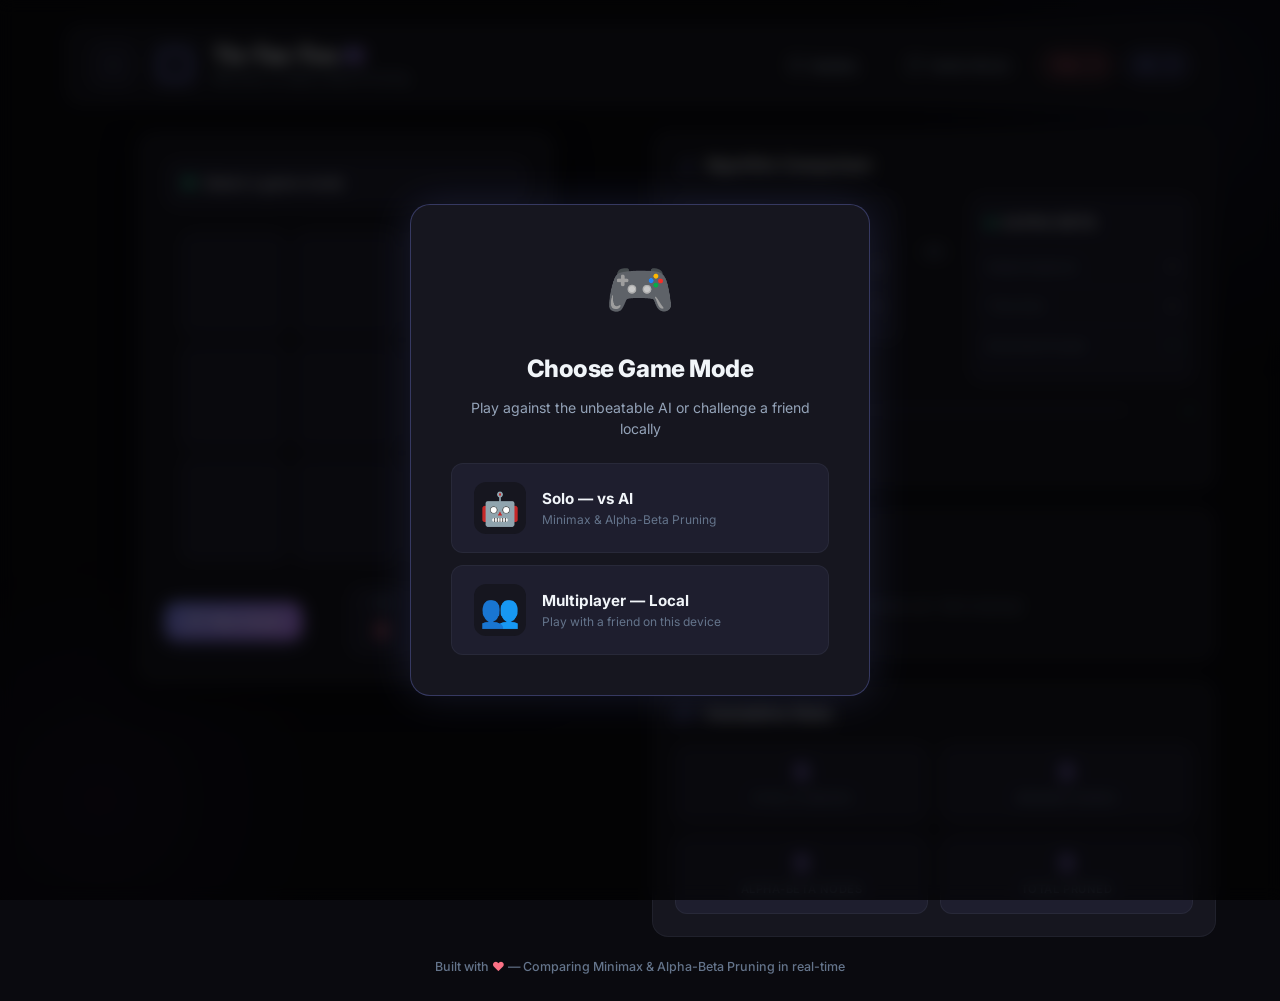
<file: templates/index.html>
<!DOCTYPE html>
<html lang="en">
<head>
    <meta charset="UTF-8">
    <meta name="viewport" content="width=device-width, initial-scale=1.0">
    <title>Tic-Tac-Toe AI — Minimax vs Alpha-Beta Pruning</title>
    <meta name="description" content="Interactive Tic-Tac-Toe game with AI opponent using Minimax and Alpha-Beta Pruning algorithms. Compare performance in real-time.">
    <link rel="preconnect" href="https://fonts.googleapis.com">
    <link rel="preconnect" href="https://fonts.gstatic.com" crossorigin>
    <link href="https://fonts.googleapis.com/css2?family=Inter:wght@300;400;500;600;700;800;900&family=JetBrains+Mono:wght@400;500;600;700&display=swap" rel="stylesheet">
    <link rel="stylesheet" href="/static/style.css">
</head>
<body>
    <!-- Animated background particles -->
    <div class="bg-particles" id="bgParticles"></div>

    <div class="app-container">
        <!-- Header -->
        <header class="header">
            <div class="logo">
                <a href="/" class="logo-icon home-link" title="Back to Home" style="text-decoration:none;color:var(--text-secondary);border:1px solid var(--border-subtle);">
                    <svg width="20" height="20" viewBox="0 0 24 24" fill="none" stroke="currentColor" stroke-width="2" stroke-linecap="round" stroke-linejoin="round">
                        <path d="M15 18l-6-6 6-6"/>
                    </svg>
                </a>
                <div class="logo-icon">
                    <svg width="32" height="32" viewBox="0 0 32 32" fill="none">
                        <rect x="2" y="2" width="28" height="28" rx="6" stroke="url(#logoGrad)" stroke-width="2.5"/>
                        <line x1="12" y1="2" x2="12" y2="30" stroke="url(#logoGrad)" stroke-width="1.5" opacity="0.5"/>
                        <line x1="20" y1="2" x2="20" y2="30" stroke="url(#logoGrad)" stroke-width="1.5" opacity="0.5"/>
                        <line x1="2" y1="12" x2="30" y2="12" stroke="url(#logoGrad)" stroke-width="1.5" opacity="0.5"/>
                        <line x1="2" y1="20" x2="30" y2="20" stroke="url(#logoGrad)" stroke-width="1.5" opacity="0.5"/>
                        <defs>
                            <linearGradient id="logoGrad" x1="0" y1="0" x2="32" y2="32">
                                <stop stop-color="#818cf8"/>
                                <stop offset="1" stop-color="#c084fc"/>
                            </linearGradient>
                        </defs>
                    </svg>
                </div>
                <div>
                    <h1>Tic-Tac-Toe <span class="accent">AI</span></h1>
                    <p class="subtitle">Minimax vs Alpha-Beta Pruning</p>
                </div>
            </div>
            <div class="header-actions">
                <a href="/sudoku" class="btn btn-outline" id="switchToSudoku">
                    <svg width="16" height="16" viewBox="0 0 24 24" fill="none" stroke="currentColor" stroke-width="2" stroke-linecap="round" stroke-linejoin="round">
                        <polyline points="16 3 21 3 21 8"></polyline>
                        <line x1="4" y1="20" x2="21" y2="3"></line>
                        <polyline points="21 16 21 21 16 21"></polyline>
                        <line x1="15" y1="15" x2="21" y2="21"></line>
                        <line x1="4" y1="4" x2="9" y2="9"></line>
                    </svg>
                    Sudoku
                </a>
                <button class="btn btn-outline" id="changeModeBtn" onclick="changeMode()">
                    <svg width="16" height="16" viewBox="0 0 24 24" fill="none" stroke="currentColor" stroke-width="2">
                        <polyline points="23 4 23 10 17 10"></polyline>
                        <path d="M20.49 15a9 9 0 1 1-2.12-9.36L23 10"></path>
                    </svg>
                    Switch Mode
                </button>
                <div class="header-badges" id="headerBadges">
                    <span class="badge badge-player">You: X</span>
                    <span class="badge badge-ai">AI: O</span>
                </div>
            </div>
        </header>

        <main class="main-content">
            <!-- Left Panel - Game -->
            <section class="game-section">
                <div class="game-card">
                    <!-- Status Bar -->
                    <div class="status-bar" id="statusBar">
                        <div class="status-indicator" id="statusIndicator"></div>
                        <span id="statusText">Select a game mode</span>
                    </div>

                    <!-- Game Board -->
                    <div class="board-container">
                        <div class="board" id="gameBoard">
                            <div class="cell" data-row="0" data-col="0" id="cell-0-0"></div>
                            <div class="cell" data-row="0" data-col="1" id="cell-0-1"></div>
                            <div class="cell" data-row="0" data-col="2" id="cell-0-2"></div>
                            <div class="cell" data-row="1" data-col="0" id="cell-1-0"></div>
                            <div class="cell" data-row="1" data-col="1" id="cell-1-1"></div>
                            <div class="cell" data-row="1" data-col="2" id="cell-1-2"></div>
                            <div class="cell" data-row="2" data-col="0" id="cell-2-0"></div>
                            <div class="cell" data-row="2" data-col="1" id="cell-2-1"></div>
                            <div class="cell" data-row="2" data-col="2" id="cell-2-2"></div>
                        </div>
                        <!-- Win line overlay -->
                        <svg class="win-line-svg" id="winLineSvg" viewBox="0 0 330 330">
                            <line id="winLine" x1="0" y1="0" x2="0" y2="0" stroke="url(#winGrad)" stroke-width="4" stroke-linecap="round"/>
                            <defs>
                                <linearGradient id="winGrad" x1="0%" y1="0%" x2="100%" y2="100%">
                                    <stop offset="0%" stop-color="#34d399"/>
                                    <stop offset="100%" stop-color="#818cf8"/>
                                </linearGradient>
                            </defs>
                        </svg>
                    </div>

                    <!-- Controls -->
                    <div class="controls">
                        <button class="btn btn-primary" id="resetBtn" onclick="resetGame()">
                            <svg width="18" height="18" viewBox="0 0 24 24" fill="none" stroke="currentColor" stroke-width="2" stroke-linecap="round" stroke-linejoin="round">
                                <polyline points="23 4 23 10 17 10"></polyline>
                                <path d="M20.49 15a9 9 0 1 1-2.12-9.36L23 10"></path>
                            </svg>
                            New Game
                        </button>
                        <div class="score-display">
                            <div class="score-item">
                                <span class="score-label">You</span>
                                <span class="score-value" id="playerScore">0</span>
                            </div>
                            <div class="score-divider"></div>
                            <div class="score-item">
                                <span class="score-label">Draw</span>
                                <span class="score-value draw" id="drawScore">0</span>
                            </div>
                            <div class="score-divider"></div>
                            <div class="score-item">
                                <span class="score-label">AI</span>
                                <span class="score-value ai" id="aiScore">0</span>
                            </div>
                        </div>
                    </div>
                </div>
            </section>

            <!-- Right Panel - Analytics -->
            <section class="analytics-section" id="analyticsSection">
                <!-- Algorithm Comparison Card -->
                <div class="analytics-card comparison-card" id="comparisonCard">
                    <h2 class="card-title">
                        <svg width="20" height="20" viewBox="0 0 24 24" fill="none" stroke="currentColor" stroke-width="2">
                            <path d="M12 20V10M18 20V4M6 20v-4"/>
                        </svg>
                        Algorithm Comparison
                    </h2>
                    <div class="comparison-grid">
                        <!-- Minimax Column -->
                        <div class="algo-column minimax-col">
                            <div class="algo-header">
                                <div class="algo-dot minimax-dot"></div>
                                <h3>Minimax</h3>
                            </div>
                            <div class="metric">
                                <span class="metric-label">Nodes Explored</span>
                                <span class="metric-value" id="minimaxNodes">—</span>
                            </div>
                            <div class="metric">
                                <span class="metric-label">Time (ms)</span>
                                <span class="metric-value" id="minimaxTime">—</span>
                            </div>
                        </div>

                        <!-- VS Divider -->
                        <div class="vs-divider">
                            <span>VS</span>
                        </div>

                        <!-- Alpha-Beta Column -->
                        <div class="algo-column alphabeta-col">
                            <div class="algo-header">
                                <div class="algo-dot alphabeta-dot"></div>
                                <h3>Alpha-Beta</h3>
                            </div>
                            <div class="metric">
                                <span class="metric-label">Nodes Explored</span>
                                <span class="metric-value" id="alphaBetaNodes">—</span>
                            </div>
                            <div class="metric">
                                <span class="metric-label">Time (ms)</span>
                                <span class="metric-value" id="alphaBetaTime">—</span>
                            </div>
                            <div class="metric">
                                <span class="metric-label">Branches Pruned</span>
                                <span class="metric-value pruned" id="branchesPruned">—</span>
                            </div>
                        </div>
                    </div>

                    <!-- Efficiency Metrics -->
                    <div class="efficiency-section">
                        <div class="efficiency-metric">
                            <div class="efficiency-label">Node Reduction</div>
                            <div class="progress-bar">
                                <div class="progress-fill reduction" id="reductionBar" style="width: 0%"></div>
                            </div>
                            <div class="efficiency-value" id="reductionPercent">—</div>
                        </div>
                        <div class="efficiency-metric">
                            <div class="efficiency-label">Speedup Factor</div>
                            <div class="speedup-badge" id="speedupBadge">—</div>
                        </div>
                    </div>
                </div>

                <!-- Move History Card -->
                <div class="analytics-card history-card">
                    <h2 class="card-title">
                        <svg width="20" height="20" viewBox="0 0 24 24" fill="none" stroke="currentColor" stroke-width="2">
                            <circle cx="12" cy="12" r="10"/>
                            <polyline points="12 6 12 12 16 14"/>
                        </svg>
                        Move History
                    </h2>
                    <div class="history-list" id="moveHistory">
                        <div class="history-empty">No moves yet. Start playing!</div>
                    </div>
                </div>

                <!-- Cumulative Stats Card -->
                <div class="analytics-card stats-card" id="statsCard">
                    <h2 class="card-title">
                        <svg width="20" height="20" viewBox="0 0 24 24" fill="none" stroke="currentColor" stroke-width="2">
                            <path d="M21 15a2 2 0 0 1-2 2H7l-4 4V5a2 2 0 0 1 2-2h14a2 2 0 0 1 2 2z"/>
                        </svg>
                        Cumulative Stats
                    </h2>
                    <div class="stats-grid">
                        <div class="stat-item">
                            <div class="stat-number" id="totalMoves">0</div>
                            <div class="stat-label">Total AI Moves</div>
                        </div>
                        <div class="stat-item">
                            <div class="stat-number" id="totalMinimaxNodes">0</div>
                            <div class="stat-label">Minimax Nodes</div>
                        </div>
                        <div class="stat-item">
                            <div class="stat-number" id="totalAlphaBetaNodes">0</div>
                            <div class="stat-label">Alpha-Beta Nodes</div>
                        </div>
                        <div class="stat-item">
                            <div class="stat-number" id="totalPruned">0</div>
                            <div class="stat-label">Total Pruned</div>
                        </div>
                    </div>
                </div>
            </section>
        </main>

        <!-- Footer -->
        <footer class="footer">
            <p>Built with <span class="heart">♥</span> — Comparing Minimax & Alpha-Beta Pruning in real-time</p>
        </footer>
    </div>

    <!-- Mode Selection Modal -->
    <div class="modal-overlay" id="modeModal">
        <div class="modal-content mode-select-modal">
            <div class="modal-icon">🎮</div>
            <h2>Choose Game Mode</h2>
            <p>Play against the unbeatable AI or challenge a friend locally</p>
            <div class="mode-buttons">
                <button class="mode-btn solo-btn" id="soloModeBtn" onclick="selectMode('solo')">
                    <div class="mode-btn-icon">🤖</div>
                    <div class="mode-btn-text">
                        <strong>Solo — vs AI</strong>
                        <span>Minimax & Alpha-Beta Pruning</span>
                    </div>
                </button>
                <button class="mode-btn multi-btn" id="multiModeBtn" onclick="selectMode('multiplayer')">
                    <div class="mode-btn-icon">👥</div>
                    <div class="mode-btn-text">
                        <strong>Multiplayer — Local</strong>
                        <span>Play with a friend on this device</span>
                    </div>
                </button>
            </div>
        </div>
    </div>

    <!-- Result Modal -->
    <div class="modal-overlay" id="resultModal">
        <div class="modal-content">
            <div class="modal-icon" id="modalIcon"></div>
            <h2 id="modalTitle"></h2>
            <p id="modalMessage"></p>
            <button class="btn btn-primary btn-lg" onclick="resetGame(); closeModal();">
                Play Again
            </button>
        </div>
    </div>

    <script src="/static/script.js"></script>
</body>
</html>
</file>
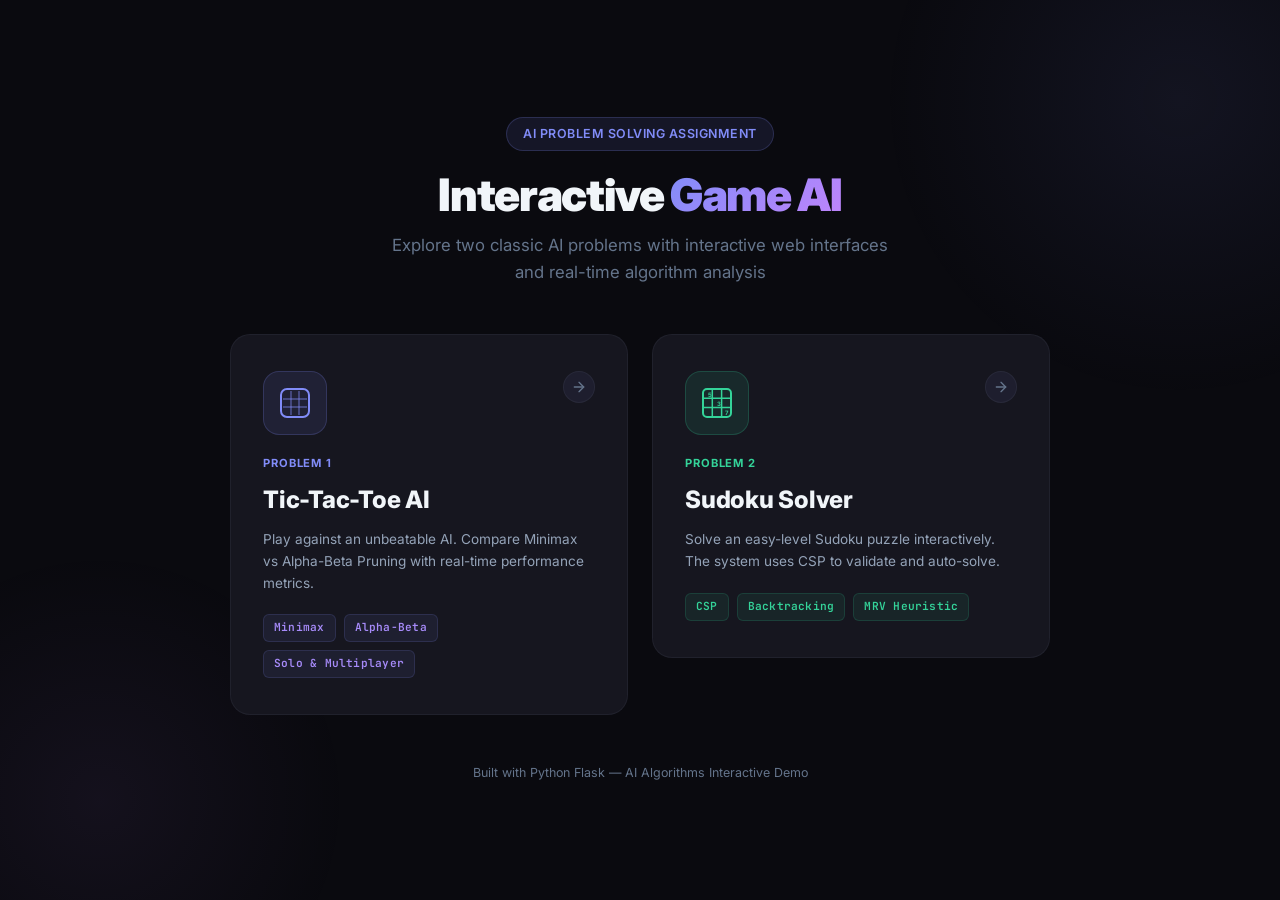
<file: templates/home.html>
<!DOCTYPE html>
<html lang="en">
<head>
    <meta charset="UTF-8">
    <meta name="viewport" content="width=device-width, initial-scale=1.0">
    <title>AI Problem Solving — Interactive Games</title>
    <meta name="description" content="AI Problem Solving Assignment: Tic-Tac-Toe with Minimax & Alpha-Beta Pruning, and Sudoku CSP Solver">
    <link rel="preconnect" href="https://fonts.googleapis.com">
    <link rel="preconnect" href="https://fonts.gstatic.com" crossorigin>
    <link href="https://fonts.googleapis.com/css2?family=Inter:wght@300;400;500;600;700;800;900&family=JetBrains+Mono:wght@400;500;600;700&display=swap" rel="stylesheet">
    <link rel="stylesheet" href="/static/style.css">
    <style>
        .home-container {
            min-height: 100vh;
            display: flex;
            flex-direction: column;
            align-items: center;
            justify-content: center;
            padding: 40px 24px;
            position: relative;
            z-index: 1;
        }

        .home-header {
            text-align: center;
            margin-bottom: 48px;
        }

        .home-header h1 {
            font-size: 2.8rem;
            font-weight: 900;
            letter-spacing: -0.03em;
            line-height: 1.1;
            margin-bottom: 12px;
        }

        .home-header h1 .gradient-text {
            background: var(--grad-primary);
            -webkit-background-clip: text;
            -webkit-text-fill-color: transparent;
            background-clip: text;
        }

        .home-header p {
            color: var(--text-muted);
            font-size: 1.05rem;
            font-weight: 400;
            max-width: 500px;
            margin: 0 auto;
            line-height: 1.6;
        }

        .home-header .tag {
            display: inline-block;
            padding: 6px 16px;
            background: rgba(129, 140, 248, 0.1);
            border: 1px solid rgba(129, 140, 248, 0.2);
            border-radius: 20px;
            font-size: 0.78rem;
            font-weight: 600;
            color: var(--accent-indigo);
            margin-bottom: 20px;
            letter-spacing: 0.04em;
        }

        .game-cards {
            display: grid;
            grid-template-columns: repeat(2, 1fr);
            gap: 24px;
            max-width: 820px;
            width: 100%;
        }

        .game-card-link {
            text-decoration: none;
            color: inherit;
        }

        .game-card-home {
            background: var(--bg-card);
            border: 1px solid var(--border-subtle);
            border-radius: var(--radius-xl);
            padding: 36px 32px;
            transition: all 0.35s cubic-bezier(0.4, 0, 0.2, 1);
            position: relative;
            overflow: hidden;
            cursor: pointer;
        }

        .game-card-home::before {
            content: '';
            position: absolute;
            top: 0;
            left: 0;
            right: 0;
            height: 3px;
            border-radius: var(--radius-xl) var(--radius-xl) 0 0;
            opacity: 0;
            transition: opacity 0.3s ease;
        }

        .game-card-home.ttt::before {
            background: var(--grad-primary);
        }

        .game-card-home.sudoku::before {
            background: var(--grad-secondary);
        }

        .game-card-home:hover {
            transform: translateY(-6px);
            border-color: var(--border-accent);
            box-shadow: var(--shadow-glow);
        }

        .game-card-home:hover::before {
            opacity: 1;
        }

        .game-card-home .card-icon {
            width: 64px;
            height: 64px;
            border-radius: var(--radius-lg);
            display: flex;
            align-items: center;
            justify-content: center;
            font-size: 2rem;
            margin-bottom: 20px;
        }

        .game-card-home.ttt .card-icon {
            background: rgba(129, 140, 248, 0.1);
            border: 1px solid rgba(129, 140, 248, 0.2);
        }

        .game-card-home.sudoku .card-icon {
            background: rgba(52, 211, 153, 0.1);
            border: 1px solid rgba(52, 211, 153, 0.2);
        }

        .game-card-home .card-label {
            font-size: 0.7rem;
            font-weight: 700;
            text-transform: uppercase;
            letter-spacing: 0.08em;
            margin-bottom: 8px;
        }

        .game-card-home.ttt .card-label {
            color: var(--accent-indigo);
        }

        .game-card-home.sudoku .card-label {
            color: var(--accent-emerald);
        }

        .game-card-home h2 {
            font-size: 1.5rem;
            font-weight: 800;
            margin-bottom: 10px;
            letter-spacing: -0.01em;
        }

        .game-card-home .card-desc {
            color: var(--text-secondary);
            font-size: 0.85rem;
            line-height: 1.6;
            margin-bottom: 20px;
        }

        .tech-tags {
            display: flex;
            flex-wrap: wrap;
            gap: 8px;
        }

        .tech-tag {
            padding: 4px 10px;
            border-radius: 6px;
            font-size: 0.7rem;
            font-weight: 600;
            font-family: 'JetBrains Mono', monospace;
            letter-spacing: 0.02em;
        }

        .game-card-home.ttt .tech-tag {
            background: rgba(129, 140, 248, 0.08);
            color: var(--accent-purple);
            border: 1px solid rgba(129, 140, 248, 0.15);
        }

        .game-card-home.sudoku .tech-tag {
            background: rgba(52, 211, 153, 0.08);
            color: var(--accent-emerald);
            border: 1px solid rgba(52, 211, 153, 0.15);
        }

        .card-arrow {
            position: absolute;
            top: 36px;
            right: 32px;
            width: 32px;
            height: 32px;
            border-radius: 50%;
            display: flex;
            align-items: center;
            justify-content: center;
            background: var(--bg-elevated);
            border: 1px solid var(--border-subtle);
            transition: all 0.3s ease;
        }

        .game-card-home:hover .card-arrow {
            transform: translateX(4px);
        }

        .game-card-home.ttt:hover .card-arrow {
            background: rgba(129, 140, 248, 0.15);
            border-color: rgba(129, 140, 248, 0.3);
        }

        .game-card-home.sudoku:hover .card-arrow {
            background: rgba(52, 211, 153, 0.15);
            border-color: rgba(52, 211, 153, 0.3);
        }

        .card-arrow svg {
            color: var(--text-muted);
            transition: color 0.3s ease;
        }

        .game-card-home:hover .card-arrow svg {
            color: var(--text-primary);
        }

        .home-footer {
            margin-top: 48px;
            text-align: center;
            color: var(--text-muted);
            font-size: 0.78rem;
        }

        @media (max-width: 700px) {
            .game-cards {
                grid-template-columns: 1fr;
            }
            .home-header h1 {
                font-size: 2rem;
            }
        }
    </style>
</head>
<body>
    <div class="bg-particles"></div>

    <div class="home-container">
        <div class="home-header">
            <div class="tag">AI PROBLEM SOLVING ASSIGNMENT</div>
            <h1>Interactive <span class="gradient-text">Game AI</span></h1>
            <p>Explore two classic AI problems with interactive web interfaces and real-time algorithm analysis</p>
        </div>

        <div class="game-cards">
            <!-- Problem 1: Tic-Tac-Toe -->
            <a href="/tictactoe" class="game-card-link" id="tttLink">
                <div class="game-card-home ttt">
                    <div class="card-arrow">
                        <svg width="16" height="16" viewBox="0 0 24 24" fill="none" stroke="currentColor" stroke-width="2" stroke-linecap="round" stroke-linejoin="round">
                            <line x1="5" y1="12" x2="19" y2="12"></line>
                            <polyline points="12 5 19 12 12 19"></polyline>
                        </svg>
                    </div>
                    <div class="card-icon">
                        <svg width="32" height="32" viewBox="0 0 32 32" fill="none">
                            <rect x="2" y="2" width="28" height="28" rx="6" stroke="#818cf8" stroke-width="2"/>
                            <line x1="12" y1="4" x2="12" y2="28" stroke="#818cf8" stroke-width="1.5" opacity="0.5"/>
                            <line x1="20" y1="4" x2="20" y2="28" stroke="#818cf8" stroke-width="1.5" opacity="0.5"/>
                            <line x1="4" y1="12" x2="28" y2="12" stroke="#818cf8" stroke-width="1.5" opacity="0.5"/>
                            <line x1="4" y1="20" x2="28" y2="20" stroke="#818cf8" stroke-width="1.5" opacity="0.5"/>
                        </svg>
                    </div>
                    <div class="card-label">Problem 1</div>
                    <h2>Tic-Tac-Toe AI</h2>
                    <p class="card-desc">Play against an unbeatable AI. Compare Minimax vs Alpha-Beta Pruning with real-time performance metrics.</p>
                    <div class="tech-tags">
                        <span class="tech-tag">Minimax</span>
                        <span class="tech-tag">Alpha-Beta</span>
                        <span class="tech-tag">Solo & Multiplayer</span>
                    </div>
                </div>
            </a>

            <!-- Problem 2: Sudoku -->
            <a href="/sudoku" class="game-card-link" id="sudokuLink">
                <div class="game-card-home sudoku">
                    <div class="card-arrow">
                        <svg width="16" height="16" viewBox="0 0 24 24" fill="none" stroke="currentColor" stroke-width="2" stroke-linecap="round" stroke-linejoin="round">
                            <line x1="5" y1="12" x2="19" y2="12"></line>
                            <polyline points="12 5 19 12 12 19"></polyline>
                        </svg>
                    </div>
                    <div class="card-icon">
                        <svg width="32" height="32" viewBox="0 0 32 32" fill="none">
                            <rect x="2" y="2" width="28" height="28" rx="4" stroke="#34d399" stroke-width="2"/>
                            <line x1="2" y1="11.3" x2="30" y2="11.3" stroke="#34d399" stroke-width="1.5"/>
                            <line x1="2" y1="20.6" x2="30" y2="20.6" stroke="#34d399" stroke-width="1.5"/>
                            <line x1="11.3" y1="2" x2="11.3" y2="30" stroke="#34d399" stroke-width="1.5"/>
                            <line x1="20.6" y1="2" x2="20.6" y2="30" stroke="#34d399" stroke-width="1.5"/>
                            <text x="7" y="10" font-size="6" fill="#34d399" font-weight="bold" font-family="Inter">5</text>
                            <text x="16" y="19" font-size="6" fill="#34d399" font-weight="bold" font-family="Inter">3</text>
                            <text x="24" y="28" font-size="6" fill="#34d399" font-weight="bold" font-family="Inter">7</text>
                        </svg>
                    </div>
                    <div class="card-label">Problem 2</div>
                    <h2>Sudoku Solver</h2>
                    <p class="card-desc">Solve an easy-level Sudoku puzzle interactively. The system uses CSP to validate and auto-solve.</p>
                    <div class="tech-tags">
                        <span class="tech-tag">CSP</span>
                        <span class="tech-tag">Backtracking</span>
                        <span class="tech-tag">MRV Heuristic</span>
                    </div>
                </div>
            </a>
        </div>

        <div class="home-footer">
            <p>Built with Python Flask &mdash; AI Algorithms Interactive Demo</p>
        </div>
    </div>
</body>
</html>
</file>
<file: static/style.css>
/* ═══════════════════════════════════════════════════
   Tic-Tac-Toe AI — Premium Dark Theme Stylesheet
   ═══════════════════════════════════════════════════ */

/* ── CSS Variables ── */
:root {
    /* Dark palette */
    --bg-primary: #0a0a0f;
    --bg-secondary: #12121a;
    --bg-card: #16161f;
    --bg-card-hover: #1a1a26;
    --bg-elevated: #1e1e2e;

    /* Accent colors */
    --accent-indigo: #818cf8;
    --accent-purple: #a78bfa;
    --accent-violet: #c084fc;
    --accent-emerald: #34d399;
    --accent-amber: #fbbf24;
    --accent-rose: #fb7185;
    --accent-cyan: #22d3ee;

    /* Text */
    --text-primary: #f1f5f9;
    --text-secondary: #94a3b8;
    --text-muted: #64748b;

    /* Borders */
    --border-subtle: rgba(148, 163, 184, 0.08);
    --border-accent: rgba(129, 140, 248, 0.3);

    /* Gradients */
    --grad-primary: linear-gradient(135deg, #818cf8, #c084fc);
    --grad-secondary: linear-gradient(135deg, #34d399, #22d3ee);
    --grad-warm: linear-gradient(135deg, #fb7185, #fbbf24);

    /* Shadows */
    --shadow-sm: 0 1px 3px rgba(0, 0, 0, 0.4);
    --shadow-md: 0 4px 16px rgba(0, 0, 0, 0.5);
    --shadow-lg: 0 8px 32px rgba(0, 0, 0, 0.6);
    --shadow-glow: 0 0 40px rgba(129, 140, 248, 0.15);

    /* Spacing */
    --radius-sm: 8px;
    --radius-md: 12px;
    --radius-lg: 16px;
    --radius-xl: 20px;
}

/* ── Reset & Base ── */
*,
*::before,
*::after {
    margin: 0;
    padding: 0;
    box-sizing: border-box;
}

html {
    font-size: 16px;
    scroll-behavior: smooth;
}

body {
    font-family: 'Inter', -apple-system, BlinkMacSystemFont, sans-serif;
    background: var(--bg-primary);
    color: var(--text-primary);
    min-height: 100vh;
    overflow-x: hidden;
    line-height: 1.6;
}

/* ── Background Particles ── */
.bg-particles {
    position: fixed;
    inset: 0;
    z-index: 0;
    overflow: hidden;
    pointer-events: none;
}

.bg-particles::before {
    content: '';
    position: absolute;
    width: 600px;
    height: 600px;
    border-radius: 50%;
    background: radial-gradient(circle, rgba(129, 140, 248, 0.08), transparent 70%);
    top: -200px;
    right: -200px;
    animation: float-slow 20s ease-in-out infinite;
}

.bg-particles::after {
    content: '';
    position: absolute;
    width: 500px;
    height: 500px;
    border-radius: 50%;
    background: radial-gradient(circle, rgba(192, 132, 252, 0.06), transparent 70%);
    bottom: -150px;
    left: -150px;
    animation: float-slow 25s ease-in-out infinite reverse;
}

@keyframes float-slow {
    0%, 100% { transform: translate(0, 0) scale(1); }
    33% { transform: translate(30px, -30px) scale(1.05); }
    66% { transform: translate(-20px, 20px) scale(0.95); }
}

/* ── App Container ── */
.app-container {
    position: relative;
    z-index: 1;
    max-width: 1200px;
    margin: 0 auto;
    padding: 24px 24px 16px;
    min-height: 100vh;
    display: flex;
    flex-direction: column;
}

/* ── Header ── */
.header {
    display: flex;
    justify-content: space-between;
    align-items: center;
    padding: 16px 24px;
    background: var(--bg-card);
    border: 1px solid var(--border-subtle);
    border-radius: var(--radius-lg);
    margin-bottom: 24px;
    backdrop-filter: blur(20px);
}

.logo {
    display: flex;
    align-items: center;
    gap: 14px;
}

.logo-icon {
    display: flex;
    align-items: center;
    justify-content: center;
    width: 48px;
    height: 48px;
    background: var(--bg-elevated);
    border-radius: var(--radius-md);
    border: 1px solid var(--border-accent);
}

.logo h1 {
    font-size: 1.4rem;
    font-weight: 800;
    letter-spacing: -0.02em;
    line-height: 1.2;
}

.logo h1 .accent {
    background: var(--grad-primary);
    -webkit-background-clip: text;
    -webkit-text-fill-color: transparent;
    background-clip: text;
}

.subtitle {
    font-size: 0.78rem;
    color: var(--text-muted);
    font-weight: 500;
    letter-spacing: 0.02em;
}

.header-badges {
    display: flex;
    gap: 10px;
}

.badge {
    padding: 6px 14px;
    border-radius: 20px;
    font-size: 0.78rem;
    font-weight: 600;
    font-family: 'JetBrains Mono', monospace;
    letter-spacing: 0.03em;
}

.badge-player {
    background: rgba(251, 113, 133, 0.12);
    color: var(--accent-rose);
    border: 1px solid rgba(251, 113, 133, 0.2);
}

.badge-ai {
    background: rgba(129, 140, 248, 0.12);
    color: var(--accent-indigo);
    border: 1px solid rgba(129, 140, 248, 0.2);
}

/* ── Main Content ── */
.main-content {
    display: grid;
    grid-template-columns: 1fr 1fr;
    gap: 24px;
    flex: 1;
}

/* ── Game Section ── */
.game-section {
    display: flex;
    align-items: flex-start;
    justify-content: center;
}

.game-card {
    background: var(--bg-card);
    border: 1px solid var(--border-subtle);
    border-radius: var(--radius-xl);
    padding: 28px;
    width: 100%;
    max-width: 420px;
    box-shadow: var(--shadow-lg);
}

/* ── Status Bar ── */
.status-bar {
    display: flex;
    align-items: center;
    gap: 10px;
    padding: 12px 18px;
    background: var(--bg-elevated);
    border-radius: var(--radius-md);
    margin-bottom: 24px;
    font-size: 0.88rem;
    font-weight: 500;
    border: 1px solid var(--border-subtle);
}

.status-indicator {
    width: 10px;
    height: 10px;
    border-radius: 50%;
    background: var(--accent-emerald);
    box-shadow: 0 0 8px rgba(52, 211, 153, 0.5);
    animation: pulse-glow 2s ease-in-out infinite;
}

.status-indicator.thinking {
    background: var(--accent-amber);
    box-shadow: 0 0 8px rgba(251, 191, 36, 0.5);
    animation: pulse-glow-amber 1s ease-in-out infinite;
}

.status-indicator.game-over {
    background: var(--accent-violet);
    box-shadow: 0 0 8px rgba(192, 132, 252, 0.5);
    animation: none;
}

@keyframes pulse-glow {
    0%, 100% { opacity: 1; transform: scale(1); }
    50% { opacity: 0.6; transform: scale(0.85); }
}

@keyframes pulse-glow-amber {
    0%, 100% { opacity: 1; transform: scale(1); }
    50% { opacity: 0.5; transform: scale(0.8); }
}

/* ── Game Board ── */
.board-container {
    position: relative;
    display: flex;
    justify-content: center;
    margin-bottom: 24px;
}

.board {
    display: grid;
    grid-template-columns: repeat(3, 1fr);
    gap: 8px;
    width: 330px;
    height: 330px;
}

.cell {
    display: flex;
    align-items: center;
    justify-content: center;
    background: var(--bg-elevated);
    border: 1px solid var(--border-subtle);
    border-radius: var(--radius-md);
    cursor: pointer;
    font-size: 2.8rem;
    font-weight: 800;
    font-family: 'Inter', sans-serif;
    transition: all 0.2s cubic-bezier(0.4, 0, 0.2, 1);
    user-select: none;
    position: relative;
    overflow: hidden;
}

.cell::before {
    content: '';
    position: absolute;
    inset: 0;
    background: var(--grad-primary);
    opacity: 0;
    transition: opacity 0.2s ease;
    border-radius: inherit;
}

.cell:hover:not(.taken):not(.disabled) {
    border-color: var(--border-accent);
    transform: scale(1.03);
}

.cell:hover:not(.taken):not(.disabled)::before {
    opacity: 0.06;
}

.cell.taken {
    cursor: default;
}

.cell.disabled {
    cursor: default;
    pointer-events: none;
}

.cell .mark {
    position: relative;
    z-index: 1;
    animation: pop-in 0.35s cubic-bezier(0.34, 1.56, 0.64, 1);
}

.cell .mark.x-mark {
    color: var(--accent-rose);
    text-shadow: 0 0 20px rgba(251, 113, 133, 0.4);
}

.cell .mark.o-mark {
    color: var(--accent-indigo);
    text-shadow: 0 0 20px rgba(129, 140, 248, 0.4);
}

@keyframes pop-in {
    0% { transform: scale(0) rotate(-15deg); opacity: 0; }
    60% { transform: scale(1.15) rotate(3deg); }
    100% { transform: scale(1) rotate(0deg); opacity: 1; }
}

.cell.win-cell {
    background: rgba(52, 211, 153, 0.1);
    border-color: rgba(52, 211, 153, 0.4);
    animation: win-pulse 1s ease-in-out infinite;
}

@keyframes win-pulse {
    0%, 100% { box-shadow: 0 0 0 0 rgba(52, 211, 153, 0.2); }
    50% { box-shadow: 0 0 20px 4px rgba(52, 211, 153, 0.15); }
}

/* ── Win Line SVG ── */
.win-line-svg {
    position: absolute;
    top: 0;
    left: 50%;
    transform: translateX(-50%);
    width: 330px;
    height: 330px;
    pointer-events: none;
    z-index: 10;
}

.win-line-svg line {
    stroke-dasharray: 500;
    stroke-dashoffset: 500;
    transition: stroke-dashoffset 0.6s ease-in-out;
}

.win-line-svg line.visible {
    stroke-dashoffset: 0;
}

/* ── Controls ── */
.controls {
    display: flex;
    align-items: center;
    justify-content: space-between;
    gap: 16px;
}

.btn {
    display: inline-flex;
    align-items: center;
    gap: 8px;
    padding: 10px 20px;
    border: none;
    border-radius: var(--radius-md);
    font-family: 'Inter', sans-serif;
    font-weight: 600;
    font-size: 0.85rem;
    cursor: pointer;
    transition: all 0.2s ease;
    letter-spacing: 0.01em;
}

.btn-primary {
    background: var(--grad-primary);
    color: white;
    box-shadow: 0 4px 16px rgba(129, 140, 248, 0.3);
}

.btn-primary:hover {
    transform: translateY(-2px);
    box-shadow: 0 6px 24px rgba(129, 140, 248, 0.4);
}

.btn-primary:active {
    transform: translateY(0);
}

.btn-lg {
    padding: 14px 32px;
    font-size: 0.95rem;
}

.score-display {
    display: flex;
    align-items: center;
    gap: 16px;
    padding: 8px 18px;
    background: var(--bg-elevated);
    border-radius: var(--radius-md);
    border: 1px solid var(--border-subtle);
}

.score-item {
    display: flex;
    flex-direction: column;
    align-items: center;
    gap: 2px;
}

.score-label {
    font-size: 0.68rem;
    font-weight: 600;
    color: var(--text-muted);
    text-transform: uppercase;
    letter-spacing: 0.06em;
}

.score-value {
    font-size: 1.3rem;
    font-weight: 800;
    font-family: 'JetBrains Mono', monospace;
    color: var(--accent-rose);
}

.score-value.draw {
    color: var(--text-secondary);
}

.score-value.ai {
    color: var(--accent-indigo);
}

.score-divider {
    width: 1px;
    height: 28px;
    background: var(--border-subtle);
}

/* ── Analytics Section ── */
.analytics-section {
    display: flex;
    flex-direction: column;
    gap: 16px;
}

.analytics-card {
    background: var(--bg-card);
    border: 1px solid var(--border-subtle);
    border-radius: var(--radius-lg);
    padding: 22px;
    transition: border-color 0.3s ease;
}

.analytics-card:hover {
    border-color: var(--border-accent);
}

.card-title {
    display: flex;
    align-items: center;
    gap: 10px;
    font-size: 0.95rem;
    font-weight: 700;
    margin-bottom: 18px;
    color: var(--text-primary);
}

.card-title svg {
    color: var(--accent-indigo);
    flex-shrink: 0;
}

/* ── Comparison Grid ── */
.comparison-grid {
    display: grid;
    grid-template-columns: 1fr auto 1fr;
    gap: 16px;
    align-items: start;
}

.algo-column {
    padding: 16px;
    border-radius: var(--radius-md);
    background: var(--bg-elevated);
    border: 1px solid var(--border-subtle);
}

.algo-header {
    display: flex;
    align-items: center;
    gap: 8px;
    margin-bottom: 14px;
}

.algo-header h3 {
    font-size: 0.82rem;
    font-weight: 700;
    text-transform: uppercase;
    letter-spacing: 0.05em;
}

.algo-dot {
    width: 8px;
    height: 8px;
    border-radius: 50%;
}

.minimax-dot {
    background: var(--accent-amber);
    box-shadow: 0 0 8px rgba(251, 191, 36, 0.4);
}

.alphabeta-dot {
    background: var(--accent-emerald);
    box-shadow: 0 0 8px rgba(52, 211, 153, 0.4);
}

.metric {
    display: flex;
    justify-content: space-between;
    align-items: center;
    padding: 8px 0;
    border-bottom: 1px solid var(--border-subtle);
}

.metric:last-child {
    border-bottom: none;
}

.metric-label {
    font-size: 0.75rem;
    color: var(--text-muted);
    font-weight: 500;
}

.metric-value {
    font-family: 'JetBrains Mono', monospace;
    font-size: 0.88rem;
    font-weight: 700;
    color: var(--text-primary);
}

.metric-value.pruned {
    color: var(--accent-emerald);
}

.vs-divider {
    display: flex;
    align-items: center;
    justify-content: center;
    padding-top: 40px;
}

.vs-divider span {
    font-size: 0.75rem;
    font-weight: 800;
    color: var(--text-muted);
    background: var(--bg-card);
    padding: 6px 10px;
    border-radius: 20px;
    border: 1px solid var(--border-subtle);
    letter-spacing: 0.08em;
}

/* ── Efficiency Section ── */
.efficiency-section {
    margin-top: 18px;
    display: flex;
    flex-direction: column;
    gap: 14px;
}

.efficiency-metric {
    display: flex;
    align-items: center;
    gap: 14px;
}

.efficiency-label {
    font-size: 0.78rem;
    font-weight: 600;
    color: var(--text-secondary);
    min-width: 110px;
}

.progress-bar {
    flex: 1;
    height: 8px;
    background: var(--bg-elevated);
    border-radius: 4px;
    overflow: hidden;
}

.progress-fill {
    height: 100%;
    border-radius: 4px;
    transition: width 0.8s cubic-bezier(0.4, 0, 0.2, 1);
}

.progress-fill.reduction {
    background: var(--grad-secondary);
}

.efficiency-value {
    font-family: 'JetBrains Mono', monospace;
    font-size: 0.82rem;
    font-weight: 700;
    color: var(--accent-emerald);
    min-width: 50px;
    text-align: right;
}

.speedup-badge {
    font-family: 'JetBrains Mono', monospace;
    font-size: 0.85rem;
    font-weight: 700;
    color: var(--accent-cyan);
    background: rgba(34, 211, 238, 0.1);
    padding: 4px 12px;
    border-radius: 20px;
    border: 1px solid rgba(34, 211, 238, 0.2);
}

/* ── Move History ── */
.history-list {
    max-height: 180px;
    overflow-y: auto;
    display: flex;
    flex-direction: column;
    gap: 6px;
    scrollbar-width: thin;
    scrollbar-color: var(--border-subtle) transparent;
}

.history-list::-webkit-scrollbar {
    width: 4px;
}

.history-list::-webkit-scrollbar-track {
    background: transparent;
}

.history-list::-webkit-scrollbar-thumb {
    background: var(--border-subtle);
    border-radius: 2px;
}

.history-empty {
    text-align: center;
    padding: 24px;
    color: var(--text-muted);
    font-size: 0.82rem;
    font-style: italic;
}

.history-item {
    display: flex;
    align-items: center;
    gap: 10px;
    padding: 8px 12px;
    background: var(--bg-elevated);
    border-radius: var(--radius-sm);
    font-size: 0.8rem;
    animation: slide-in 0.3s ease;
}

@keyframes slide-in {
    from { opacity: 0; transform: translateX(-10px); }
    to { opacity: 1; transform: translateX(0); }
}

.history-move-num {
    font-family: 'JetBrains Mono', monospace;
    font-weight: 700;
    font-size: 0.72rem;
    color: var(--text-muted);
    min-width: 24px;
}

.history-player {
    font-weight: 700;
    font-size: 0.78rem;
    padding: 2px 8px;
    border-radius: 4px;
}

.history-player.player-x {
    color: var(--accent-rose);
    background: rgba(251, 113, 133, 0.1);
}

.history-player.player-o {
    color: var(--accent-indigo);
    background: rgba(129, 140, 248, 0.1);
}

.history-pos {
    color: var(--text-secondary);
    font-family: 'JetBrains Mono', monospace;
    font-size: 0.75rem;
}

.history-nodes {
    margin-left: auto;
    color: var(--text-muted);
    font-family: 'JetBrains Mono', monospace;
    font-size: 0.7rem;
}

/* ── Stats Grid ── */
.stats-grid {
    display: grid;
    grid-template-columns: repeat(2, 1fr);
    gap: 12px;
}

.stat-item {
    padding: 14px;
    background: var(--bg-elevated);
    border-radius: var(--radius-md);
    text-align: center;
    border: 1px solid var(--border-subtle);
    transition: transform 0.2s ease, border-color 0.2s ease;
}

.stat-item:hover {
    transform: translateY(-2px);
    border-color: var(--border-accent);
}

.stat-number {
    font-family: 'JetBrains Mono', monospace;
    font-size: 1.4rem;
    font-weight: 800;
    background: var(--grad-primary);
    -webkit-background-clip: text;
    -webkit-text-fill-color: transparent;
    background-clip: text;
    line-height: 1.2;
}

.stat-label {
    font-size: 0.7rem;
    color: var(--text-muted);
    font-weight: 600;
    text-transform: uppercase;
    letter-spacing: 0.05em;
    margin-top: 4px;
}

/* ── Modal ── */
.modal-overlay {
    position: fixed;
    inset: 0;
    background: rgba(0, 0, 0, 0.7);
    backdrop-filter: blur(8px);
    display: flex;
    align-items: center;
    justify-content: center;
    z-index: 1000;
    opacity: 0;
    visibility: hidden;
    transition: all 0.3s ease;
}

.modal-overlay.visible {
    opacity: 1;
    visibility: visible;
}

.modal-content {
    background: var(--bg-card);
    border: 1px solid var(--border-accent);
    border-radius: var(--radius-xl);
    padding: 40px;
    text-align: center;
    max-width: 380px;
    width: 90%;
    transform: scale(0.9) translateY(20px);
    transition: transform 0.3s cubic-bezier(0.34, 1.56, 0.64, 1);
    box-shadow: var(--shadow-glow);
}

.modal-overlay.visible .modal-content {
    transform: scale(1) translateY(0);
}

.modal-icon {
    font-size: 3.5rem;
    margin-bottom: 16px;
    animation: modal-bounce 0.6s ease;
}

@keyframes modal-bounce {
    0% { transform: scale(0); }
    50% { transform: scale(1.2); }
    100% { transform: scale(1); }
}

.modal-content h2 {
    font-size: 1.5rem;
    font-weight: 800;
    margin-bottom: 8px;
    letter-spacing: -0.02em;
}

.modal-content p {
    color: var(--text-secondary);
    font-size: 0.88rem;
    margin-bottom: 24px;
    line-height: 1.5;
}

/* ── Footer ── */
.footer {
    text-align: center;
    padding: 20px 0 8px;
    color: var(--text-muted);
    font-size: 0.78rem;
    font-weight: 500;
}

.heart {
    color: var(--accent-rose);
    display: inline-block;
    animation: heartbeat 1.5s ease-in-out infinite;
}

@keyframes heartbeat {
    0%, 100% { transform: scale(1); }
    15% { transform: scale(1.2); }
    30% { transform: scale(1); }
}

/* ── Responsive ── */
@media (max-width: 900px) {
    .main-content {
        grid-template-columns: 1fr;
    }

    .game-section {
        justify-content: center;
    }

    .game-card {
        max-width: 100%;
    }

    .header {
        flex-direction: column;
        gap: 12px;
        text-align: center;
    }

    .logo {
        justify-content: center;
    }
}

@media (max-width: 500px) {
    .app-container {
        padding: 12px;
    }

    .board {
        width: 280px;
        height: 280px;
    }

    .cell {
        font-size: 2.2rem;
    }

    .controls {
        flex-direction: column;
    }

    .comparison-grid {
        grid-template-columns: 1fr;
    }

    .vs-divider {
        padding-top: 0;
    }

    .stats-grid {
        grid-template-columns: 1fr 1fr;
    }
}

/* ── Header Actions ── */
.header-actions {
    display: flex;
    align-items: center;
    gap: 14px;
}

.btn-outline {
    background: transparent;
    color: var(--text-secondary);
    border: 1px solid var(--border-subtle);
    padding: 8px 16px;
    font-size: 0.78rem;
}

.btn-outline:hover {
    color: var(--text-primary);
    border-color: var(--border-accent);
    background: rgba(129, 140, 248, 0.06);
    transform: translateY(-1px);
}

/* ── Mode Selection Modal ── */
.mode-select-modal {
    max-width: 460px;
}

.mode-buttons {
    display: flex;
    flex-direction: column;
    gap: 12px;
    margin-top: 8px;
}

.mode-btn {
    display: flex;
    align-items: center;
    gap: 16px;
    padding: 18px 22px;
    background: var(--bg-elevated);
    border: 1px solid var(--border-subtle);
    border-radius: var(--radius-md);
    cursor: pointer;
    text-align: left;
    color: var(--text-primary);
    font-family: 'Inter', sans-serif;
    transition: all 0.25s ease;
    width: 100%;
}

.mode-btn:hover {
    border-color: var(--border-accent);
    transform: translateY(-2px);
    box-shadow: var(--shadow-md);
}

.mode-btn.solo-btn:hover {
    background: rgba(129, 140, 248, 0.08);
    border-color: rgba(129, 140, 248, 0.4);
}

.mode-btn.multi-btn:hover {
    background: rgba(52, 211, 153, 0.08);
    border-color: rgba(52, 211, 153, 0.4);
}

.mode-btn-icon {
    font-size: 2rem;
    width: 52px;
    height: 52px;
    display: flex;
    align-items: center;
    justify-content: center;
    background: var(--bg-card);
    border-radius: var(--radius-md);
    flex-shrink: 0;
}

.mode-btn-text {
    display: flex;
    flex-direction: column;
    gap: 4px;
}

.mode-btn-text strong {
    font-size: 0.95rem;
    font-weight: 700;
}

.mode-btn-text span {
    font-size: 0.75rem;
    color: var(--text-muted);
    font-weight: 400;
}

/* ── Multiplayer Mode: hide AI analytics ── */
.analytics-section.multiplayer-mode .comparison-card,
.analytics-section.multiplayer-mode .stats-card {
    display: none;
}

@media (max-width: 900px) {
    .header-actions {
        flex-direction: column;
        gap: 8px;
    }

    .mode-select-modal {
        max-width: 90%;
    }
}

@media (max-width: 500px) {
    .mode-btn {
        padding: 14px 16px;
        gap: 12px;
    }

    .mode-btn-icon {
        width: 42px;
        height: 42px;
        font-size: 1.5rem;
    }
}
</file>
